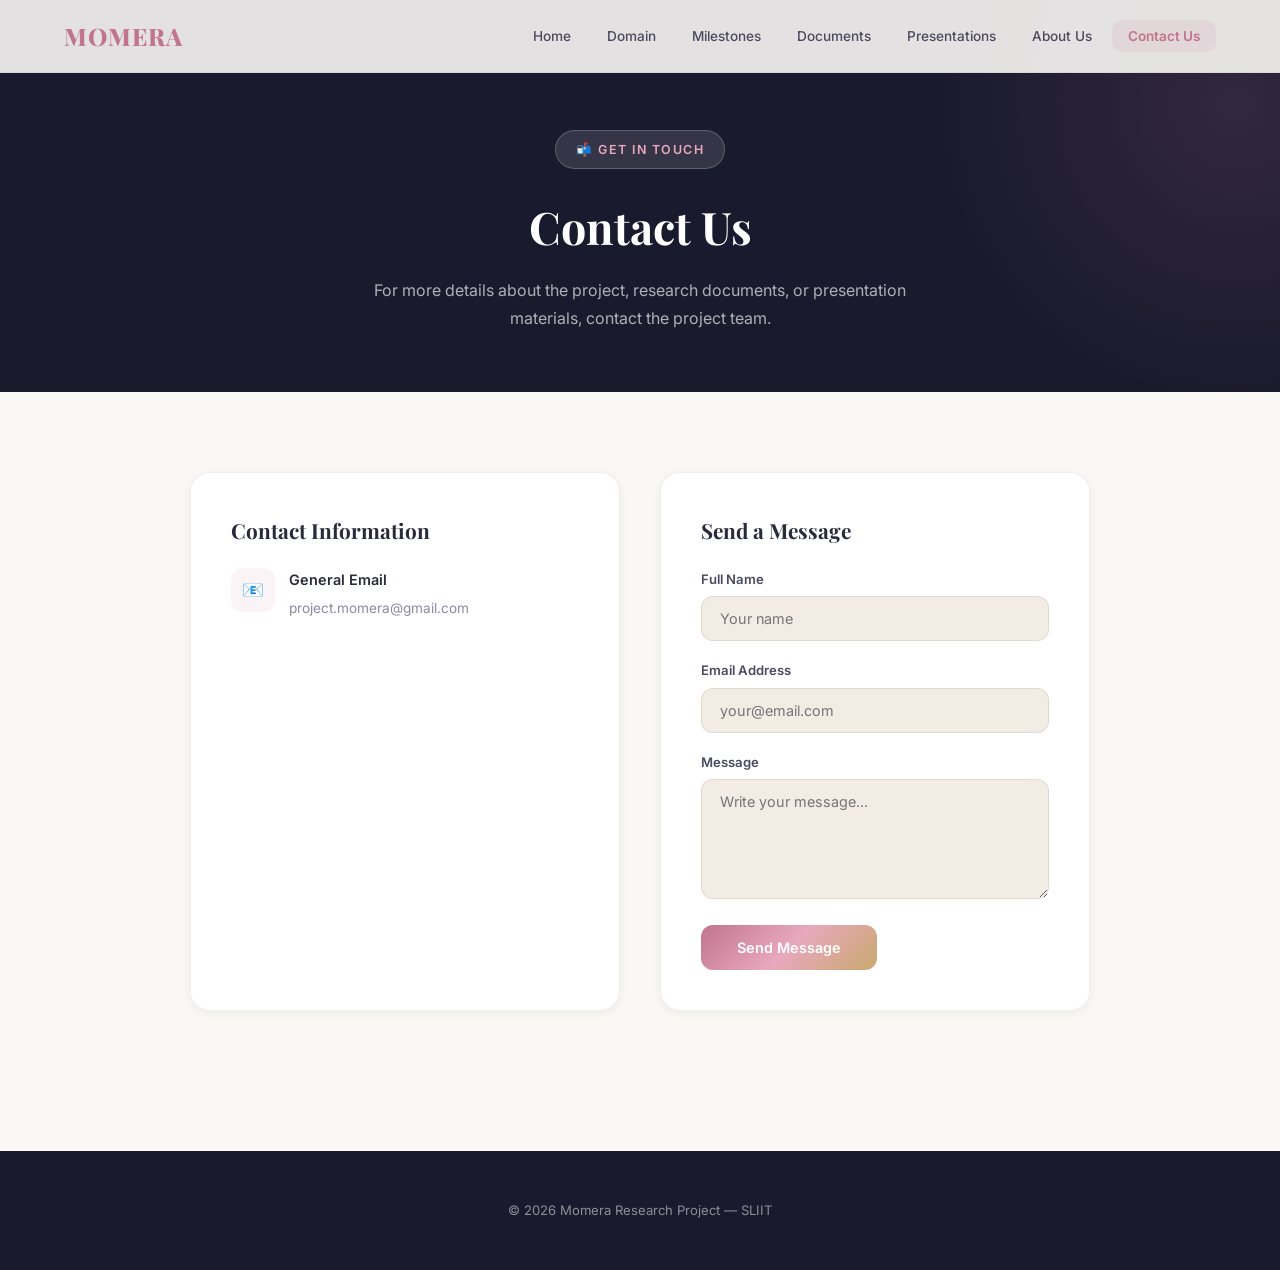
<file: contact.html>
<!DOCTYPE html>
<html lang="en">
<head>
  <meta charset="UTF-8">
  <meta name="viewport" content="width=device-width, initial-scale=1.0">
  <title>Contact Us | Momera - IVF Prediction</title>
  <link rel="stylesheet" href="css/style.css">
</head>
<body>
  <nav class="navbar">
    <div class="nav-container">
      <a href="index.html" class="nav-logo">MOMERA</a>
      <button class="nav-toggle" onclick="document.querySelector('.nav-links').classList.toggle('open')"><span></span><span></span><span></span></button>
      <ul class="nav-links">
        <li><a href="index.html">Home</a></li>
        <li><a href="domain.html">Domain</a></li>
        <li><a href="milestones.html">Milestones</a></li>
        <li><a href="documents.html">Documents</a></li>
        <li><a href="presentations.html">Presentations</a></li>
        <li><a href="about.html">About Us</a></li>
        <li><a href="contact.html" class="active">Contact Us</a></li>
      </ul>
    </div>
  </nav>
  <section class="hero-small">
    <span class="hero-badge">📬 Get In Touch</span>
    <h1>Contact <span class="highlight">Us</span></h1>
    <p>For more details about the project, research documents, or presentation materials, contact the project team.</p>
  </section>
  <section class="section">
    <div class="contact-wrapper" style="max-width: 900px; margin: 0 auto;">
      <div class="contact-info-card">
        <h3 style="font-family: 'Playfair Display', serif; font-size: 1.3rem; margin-bottom: 20px; color: var(--text-dark);">Contact Information</h3>
        <div class="contact-detail"><div class="contact-detail-icon">📧</div><div><h4>General Email</h4><p>project.momera@gmail.com</p></div></div>
      </div>
      <div class="contact-form">
        <h3 style="font-family: 'Playfair Display', serif; font-size: 1.3rem; margin-bottom: 20px; color: var(--text-dark);">Send a Message</h3>
        <div class="form-group"><label for="name">Full Name</label><input type="text" id="name" placeholder="Your name"></div>
        <div class="form-group"><label for="email">Email Address</label><input type="email" id="email" placeholder="your@email.com"></div>
        <div class="form-group"><label for="message">Message</label><textarea id="message" placeholder="Write your message..."></textarea></div>
        <button class="btn-submit" onclick="alert('Thank you for your message! We will respond shortly.')">Send Message</button>
      </div>
    </div>
  </section>
  <footer class="footer"><p>&copy; 2026 Momera Research Project — SLIIT</p></footer>
</body>
</html>
</file>
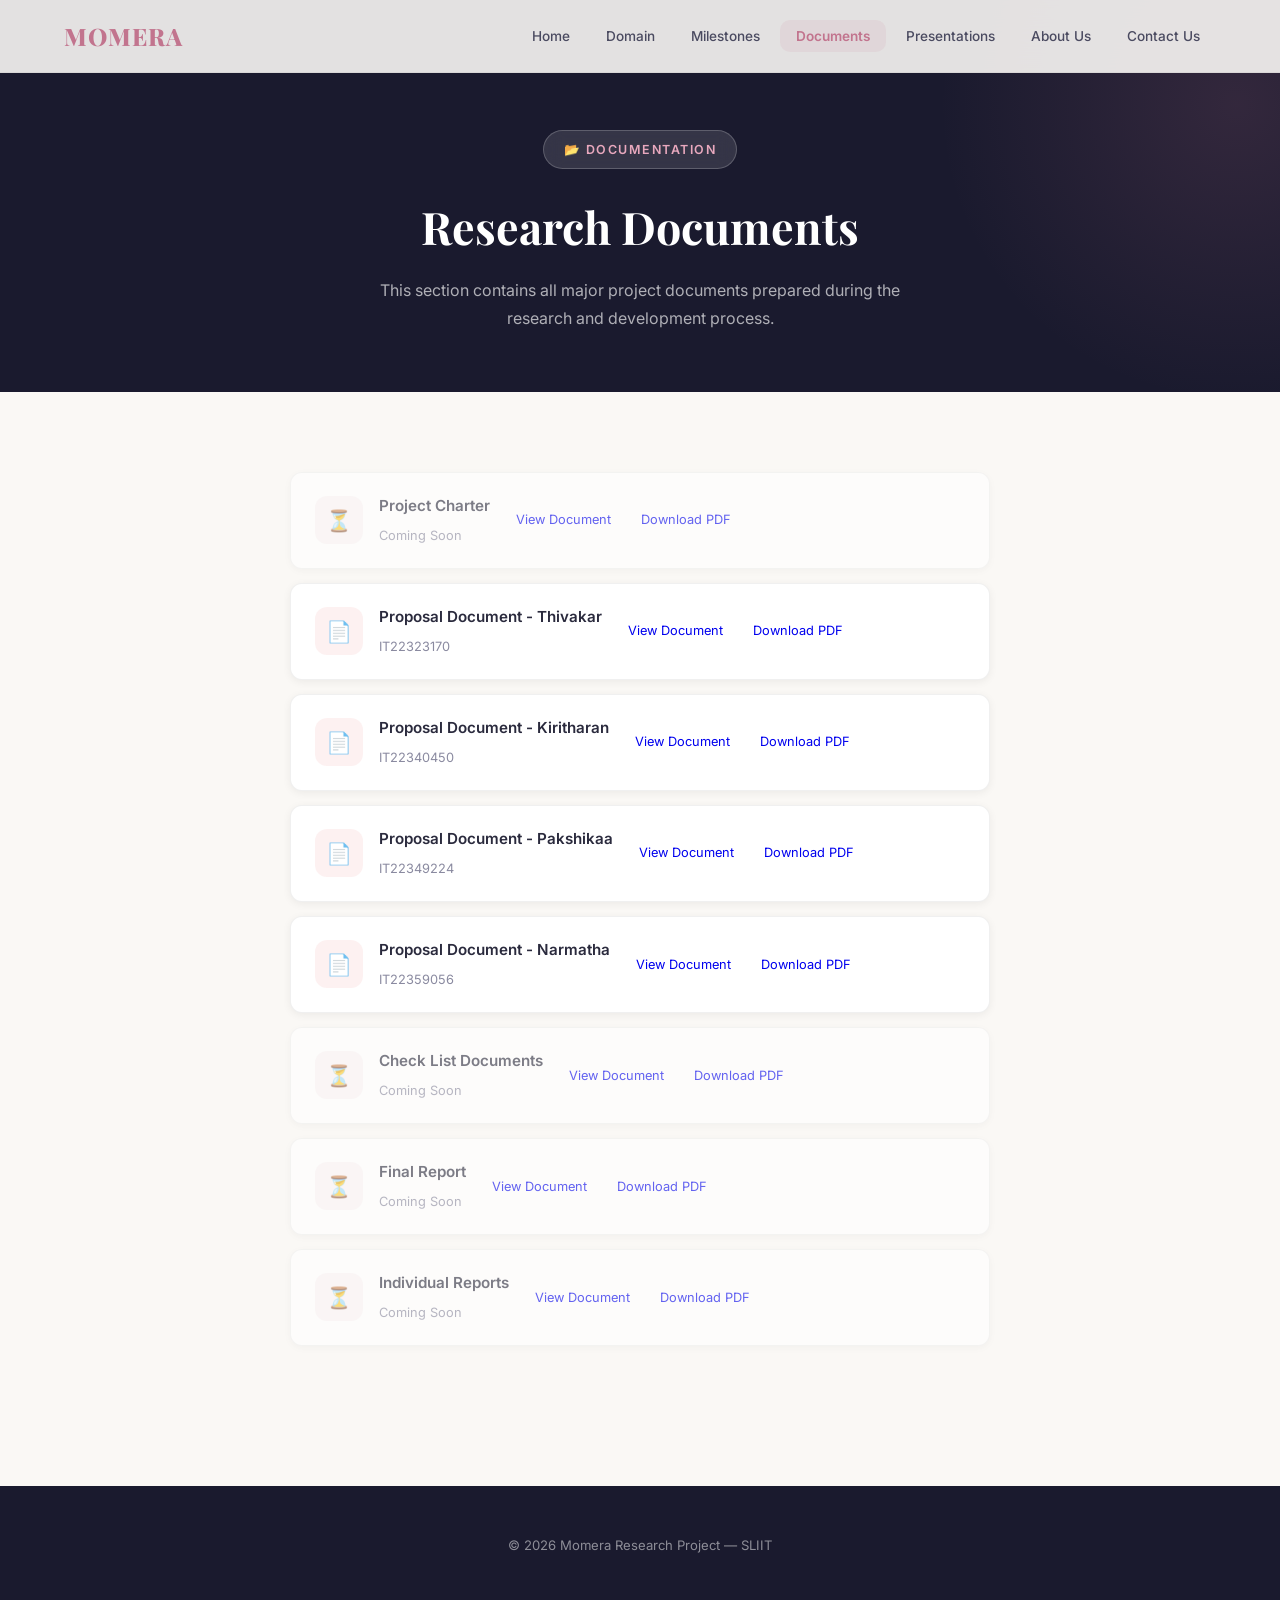
<file: documents.html>
<!DOCTYPE html>
<html lang="en">
<head>
  <meta charset="UTF-8">
  <meta name="viewport" content="width=device-width, initial-scale=1.0">
  <title>Documents | Momera - IVF Prediction</title>
  <link rel="stylesheet" href="css/style.css">
</head>
<body>
  <nav class="navbar">
    <div class="nav-container">
      <a href="index.html" class="nav-logo">MOMERA</a>
      <button class="nav-toggle" onclick="document.querySelector('.nav-links').classList.toggle('open')"><span></span><span></span><span></span></button>
      <ul class="nav-links">
        <li><a href="index.html">Home</a></li>
        <li><a href="domain.html">Domain</a></li>
        <li><a href="milestones.html">Milestones</a></li>
        <li><a href="documents.html" class="active">Documents</a></li>
        <li><a href="presentations.html">Presentations</a></li>
        <li><a href="about.html">About Us</a></li>
        <li><a href="contact.html">Contact Us</a></li>
      </ul>
    </div>
  </nav>
  <section class="hero-small">
    <span class="hero-badge">📂 Documentation</span>
    <h1>Research <span class="highlight">Documents</span></h1>
    <p>This section contains all major project documents prepared during the research and development process.</p>
  </section>
  <section class="section">
    <div style="max-width: 700px; margin: 0 auto;">
      <div class="doc-list">
        <div class="doc-item" style="opacity: 0.6;"><div class="doc-icon pending">⏳</div><div class="doc-info"><h4>Project Charter</h4><span>Coming Soon</span></div><div style="display:flex; gap:10px;"><a href="#" class="btn" style="font-size:0.8rem; padding:5px 10px; text-decoration:none;">View Document</a><a href="#" class="btn" style="font-size:0.8rem; padding:5px 10px; text-decoration:none;">Download PDF</a></div></div>
        <div class="doc-item"><div class="doc-icon pdf">📄</div><div class="doc-info"><h4>Proposal Document - Thivakar</h4><span>IT22323170</span></div><div style="display:flex; gap:10px;"><a href="Research Proposal Draft-IT22323170.pdf" target="_blank" class="btn" style="font-size:0.8rem; padding:5px 10px; text-decoration:none;">View Document</a><a href="Research Proposal Draft-IT22323170.pdf" download class="btn" style="font-size:0.8rem; padding:5px 10px; text-decoration:none;">Download PDF</a></div></div>
        <div class="doc-item"><div class="doc-icon pdf">📄</div><div class="doc-info"><h4>Proposal Document - Kiritharan</h4><span>IT22340450</span></div><div style="display:flex; gap:10px;"><a href="Proposal Draft Document - IT22340450.pdf" target="_blank" class="btn" style="font-size:0.8rem; padding:5px 10px; text-decoration:none;">View Document</a><a href="Proposal Draft Document - IT22340450.pdf" download class="btn" style="font-size:0.8rem; padding:5px 10px; text-decoration:none;">Download PDF</a></div></div>
        <div class="doc-item"><div class="doc-icon pdf">📄</div><div class="doc-info"><h4>Proposal Document - Pakshikaa</h4><span>IT22349224</span></div><div style="display:flex; gap:10px;"><a href="Proposal Draft Document - IT22349224.pdf" target="_blank" class="btn" style="font-size:0.8rem; padding:5px 10px; text-decoration:none;">View Document</a><a href="Proposal Draft Document - IT22349224.pdf" download class="btn" style="font-size:0.8rem; padding:5px 10px; text-decoration:none;">Download PDF</a></div></div>
        <div class="doc-item"><div class="doc-icon pdf">📄</div><div class="doc-info"><h4>Proposal Document - Narmatha</h4><span>IT22359056</span></div><div style="display:flex; gap:10px;"><a href="IT22359056 Research proposal draft.pdf" target="_blank" class="btn" style="font-size:0.8rem; padding:5px 10px; text-decoration:none;">View Document</a><a href="IT22359056 Research proposal draft.pdf" download class="btn" style="font-size:0.8rem; padding:5px 10px; text-decoration:none;">Download PDF</a></div></div>
        <div class="doc-item" style="opacity: 0.6;"><div class="doc-icon pending">⏳</div><div class="doc-info"><h4>Check List Documents</h4><span>Coming Soon</span></div><div style="display:flex; gap:10px;"><a href="#" class="btn" style="font-size:0.8rem; padding:5px 10px; text-decoration:none;">View Document</a><a href="#" class="btn" style="font-size:0.8rem; padding:5px 10px; text-decoration:none;">Download PDF</a></div></div>
        <div class="doc-item" style="opacity: 0.6;"><div class="doc-icon pending">⏳</div><div class="doc-info"><h4>Final Report</h4><span>Coming Soon</span></div><div style="display:flex; gap:10px;"><a href="#" class="btn" style="font-size:0.8rem; padding:5px 10px; text-decoration:none;">View Document</a><a href="#" class="btn" style="font-size:0.8rem; padding:5px 10px; text-decoration:none;">Download PDF</a></div></div>
        <div class="doc-item" style="opacity: 0.6;"><div class="doc-icon pending">⏳</div><div class="doc-info"><h4>Individual Reports</h4><span>Coming Soon</span></div><div style="display:flex; gap:10px;"><a href="#" class="btn" style="font-size:0.8rem; padding:5px 10px; text-decoration:none;">View Document</a><a href="#" class="btn" style="font-size:0.8rem; padding:5px 10px; text-decoration:none;">Download PDF</a></div></div>
      </div>
    </div>
  </section>
  <footer class="footer"><p>&copy; 2026 Momera Research Project — SLIIT</p></footer>
</body>
</html>
</file>
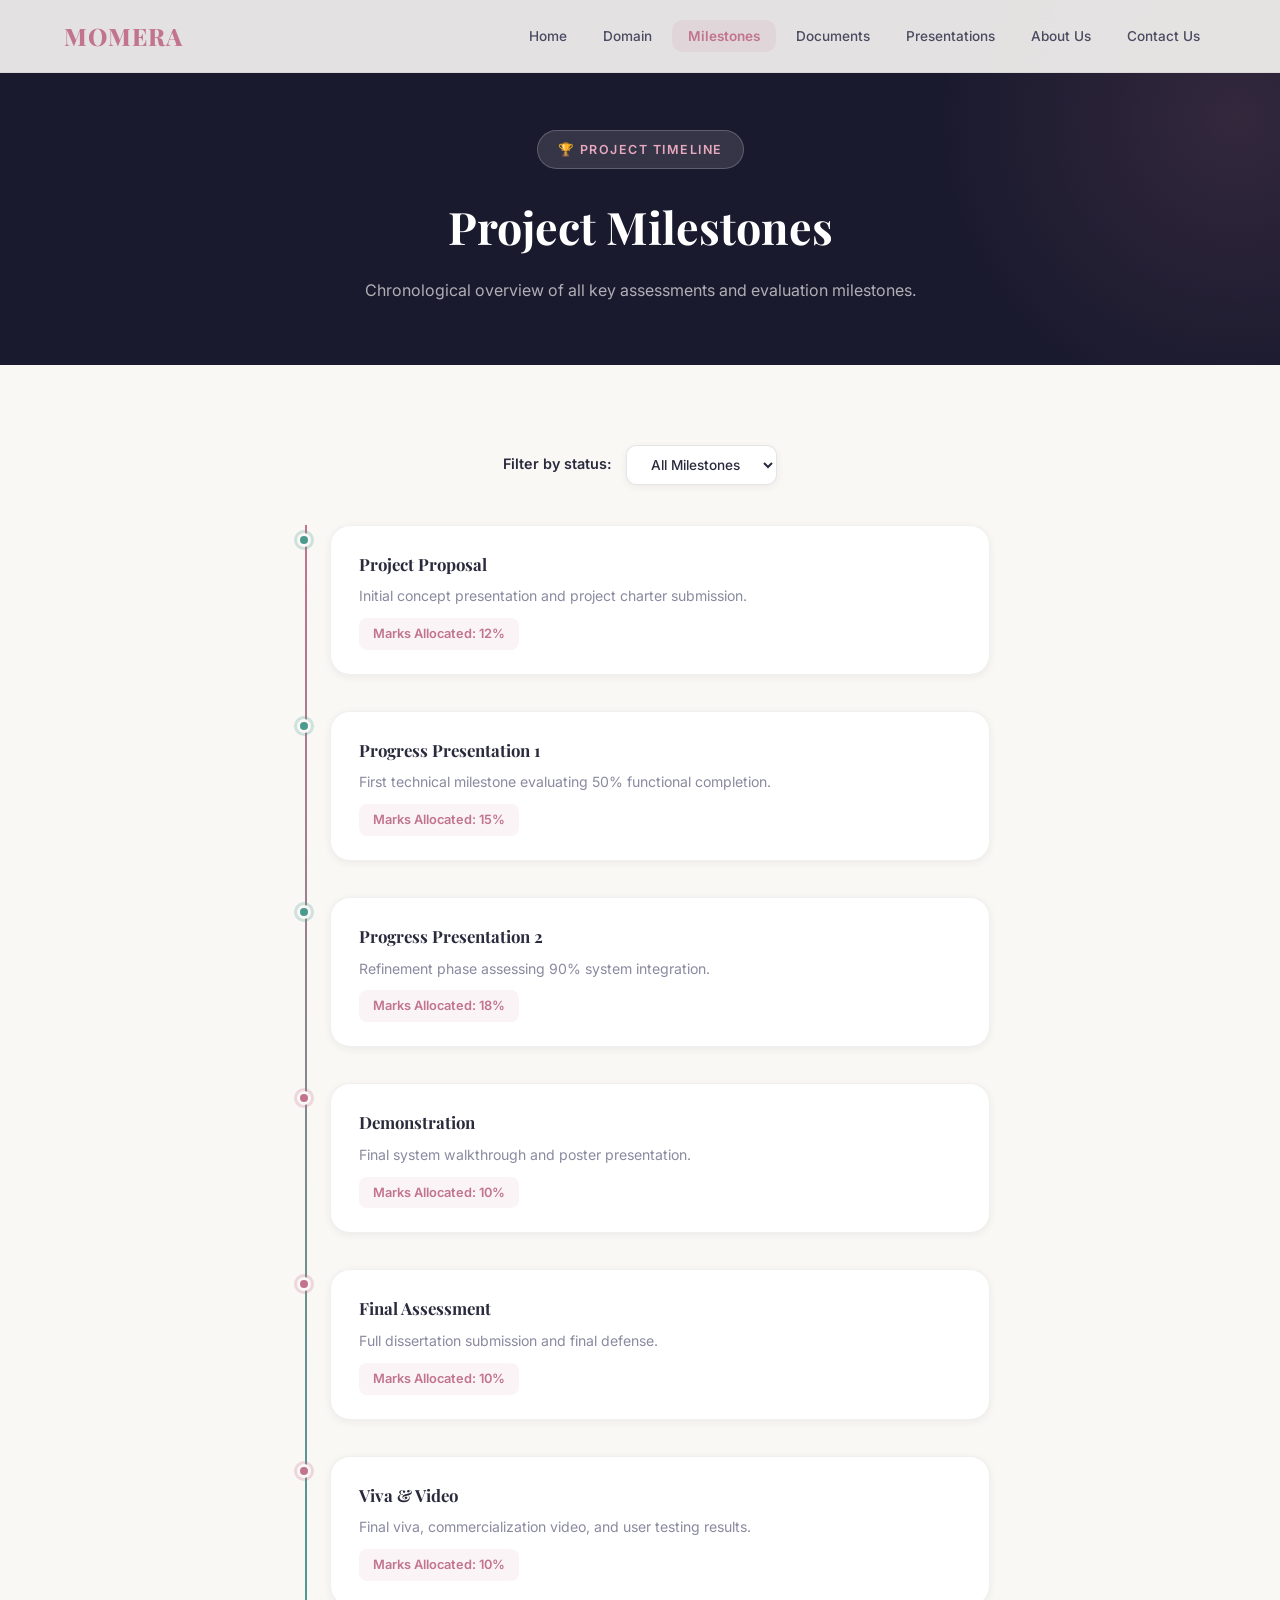
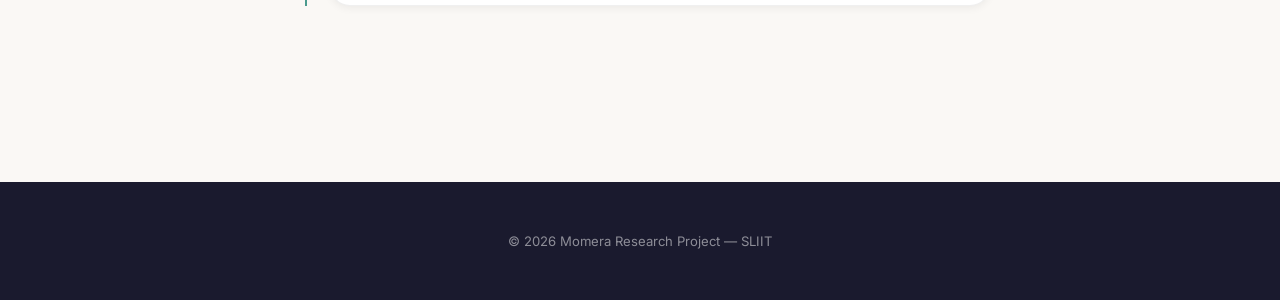
<file: milestones.html>
<!DOCTYPE html>
<html lang="en">
<head>
  <meta charset="UTF-8">
  <meta name="viewport" content="width=device-width, initial-scale=1.0">
  <title>Milestones | Momera - IVF Prediction</title>
  <link rel="stylesheet" href="css/style.css">
</head>
<body>
  <nav class="navbar">
    <div class="nav-container">
      <a href="index.html" class="nav-logo">MOMERA</a>
      <button class="nav-toggle" onclick="document.querySelector('.nav-links').classList.toggle('open')"><span></span><span></span><span></span></button>
      <ul class="nav-links">
        <li><a href="index.html">Home</a></li>
        <li><a href="domain.html">Domain</a></li>
        <li><a href="milestones.html" class="active">Milestones</a></li>
        <li><a href="documents.html">Documents</a></li>
        <li><a href="presentations.html">Presentations</a></li>
        <li><a href="about.html">About Us</a></li>
        <li><a href="contact.html">Contact Us</a></li>
      </ul>
    </div>
  </nav>

  <section class="hero-small">
    <span class="hero-badge">🏆 Project Timeline</span>
    <h1>Project <span class="highlight">Milestones</span></h1>
    <p>Chronological overview of all key assessments and evaluation milestones.</p>
  </section>

  <section class="section">
    <div style="max-width: 700px; margin: 0 auto;">
      <!-- Drop-down menu for filtering -->
      <div style="display: flex; align-items: center; gap: 14px; margin-bottom: 40px; justify-content: center;">
        <label for="milestoneFilter" style="font-weight: 600; font-size: 0.9rem; color: var(--text-dark);">Filter by status:</label>
        <select id="milestoneFilter" onchange="filterMilestones(this.value)" style="padding: 10px 20px; border-radius: 10px; border: 1px solid rgba(0,0,0,0.1); background: var(--bg-card); color: var(--text-dark); font-family: 'Inter', sans-serif; font-size: 0.85rem; font-weight: 500; cursor: pointer; outline: none; box-shadow: var(--shadow-sm); appearance: auto;">
          <option value="all">All Milestones</option>
          <option value="completed">Completed</option>
          <option value="upcoming">Upcoming</option>
        </select>
      </div>
      <div class="timeline">
        <div class="timeline-item completed" data-status="completed">
          <div class="timeline-dot"></div>
          <div class="timeline-card">
            <h3>Project Proposal</h3>
            <p>Initial concept presentation and project charter submission.</p>
            <span class="timeline-marks">Marks Allocated: 12%</span>
          </div>
        </div>
        <div class="timeline-item completed" data-status="completed">
          <div class="timeline-dot"></div>
          <div class="timeline-card">
            <h3>Progress Presentation 1</h3>
            <p>First technical milestone evaluating 50% functional completion.</p>
            <span class="timeline-marks">Marks Allocated: 15%</span>
          </div>
        </div>
        <div class="timeline-item completed" data-status="completed">
          <div class="timeline-dot"></div>
          <div class="timeline-card">
            <h3>Progress Presentation 2</h3>
            <p>Refinement phase assessing 90% system integration.</p>
            <span class="timeline-marks">Marks Allocated: 18%</span>
          </div>
        </div>
        <div class="timeline-item" data-status="upcoming">
          <div class="timeline-dot"></div>
          <div class="timeline-card">
            <h3>Demonstration</h3>
            <p>Final system walkthrough and poster presentation.</p>
            <span class="timeline-marks">Marks Allocated: 10%</span>
          </div>
        </div>
        <div class="timeline-item" data-status="upcoming">
          <div class="timeline-dot"></div>
          <div class="timeline-card">
            <h3>Final Assessment</h3>
            <p>Full dissertation submission and final defense.</p>
            <span class="timeline-marks">Marks Allocated: 10%</span>
          </div>
        </div>
        <div class="timeline-item" data-status="upcoming">
          <div class="timeline-dot"></div>
          <div class="timeline-card">
            <h3>Viva & Video</h3>
            <p>Final viva, commercialization video, and user testing results.</p>
            <span class="timeline-marks">Marks Allocated: 10%</span>
          </div>
        </div>
      </div>
    </div>
  </section>
  <footer class="footer"><p>&copy; 2026 Momera Research Project — SLIIT</p></footer>
  <script>
    function filterMilestones(s) { document.querySelectorAll('.timeline-item').forEach(i => { i.style.display = s === 'all' || i.dataset.status === s ? 'block' : 'none'; }); }
  </script>
</body>
</html>
</file>
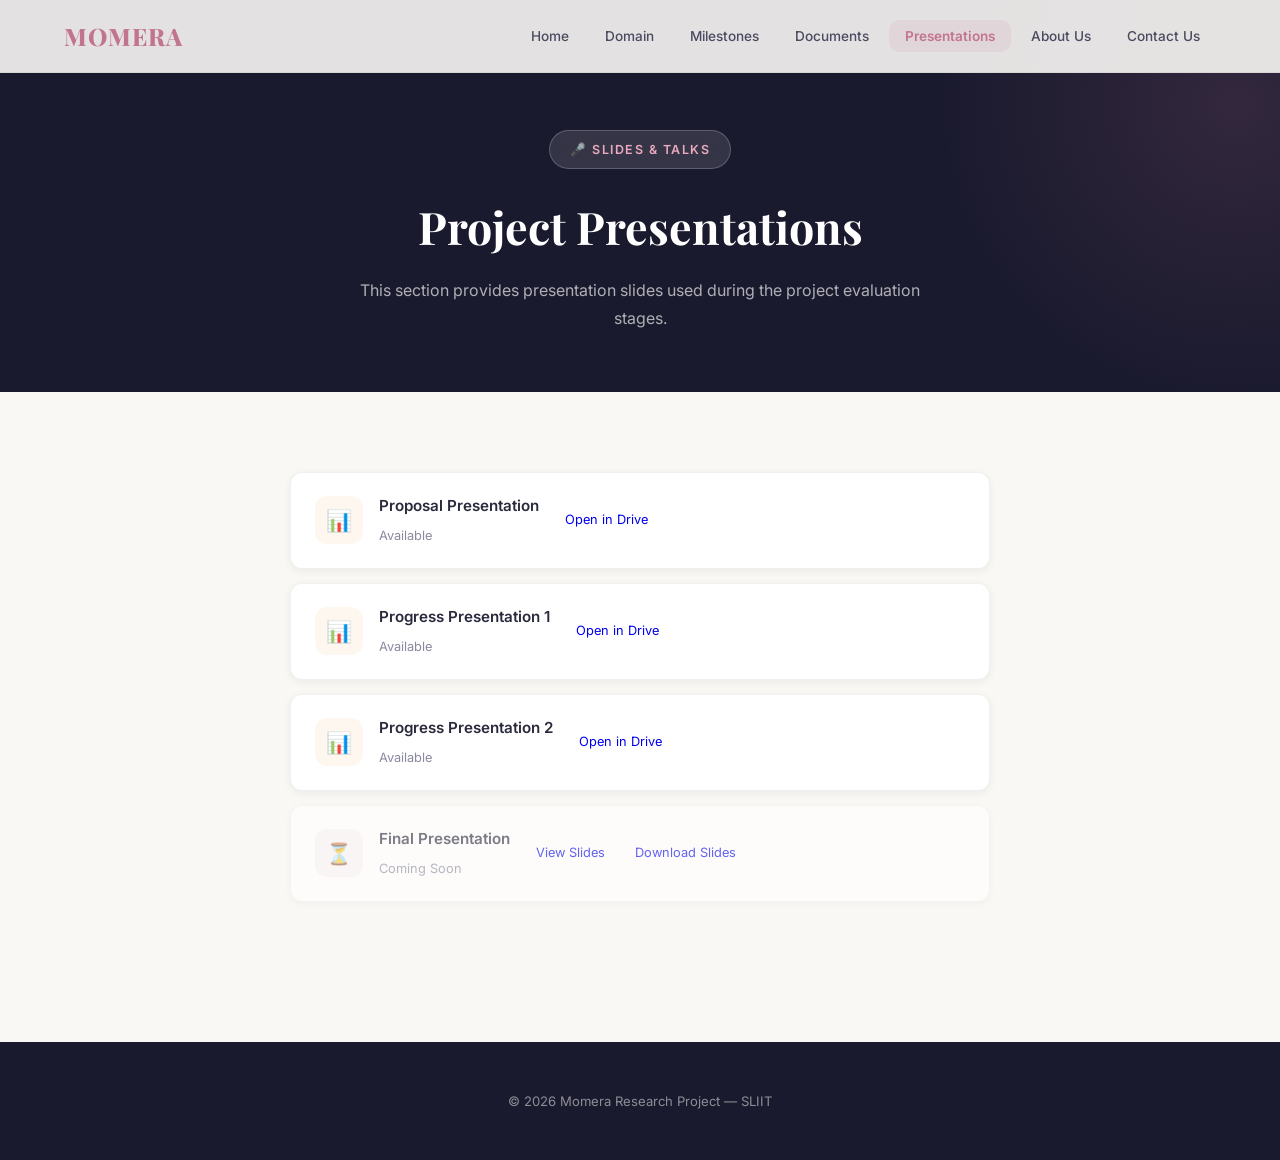
<file: presentations.html>
<!DOCTYPE html>
<html lang="en">
<head>
  <meta charset="UTF-8">
  <meta name="viewport" content="width=device-width, initial-scale=1.0">
  <title>Presentations | Momera - IVF Prediction</title>
  <link rel="stylesheet" href="css/style.css">
</head>
<body>
  <nav class="navbar">
    <div class="nav-container">
      <a href="index.html" class="nav-logo">MOMERA</a>
      <button class="nav-toggle" onclick="document.querySelector('.nav-links').classList.toggle('open')"><span></span><span></span><span></span></button>
      <ul class="nav-links">
        <li><a href="index.html">Home</a></li>
        <li><a href="domain.html">Domain</a></li>
        <li><a href="milestones.html">Milestones</a></li>
        <li><a href="documents.html">Documents</a></li>
        <li><a href="presentations.html" class="active">Presentations</a></li>
        <li><a href="about.html">About Us</a></li>
        <li><a href="contact.html">Contact Us</a></li>
      </ul>
    </div>
  </nav>
  <section class="hero-small">
    <span class="hero-badge">🎤 Slides & Talks</span>
    <h1>Project <span class="highlight">Presentations</span></h1>
    <p>This section provides presentation slides used during the project evaluation stages.</p>
  </section>
  <section class="section">
    <div style="max-width: 700px; margin: 0 auto;">
      <div class="doc-list">
        <div class="doc-item"><div class="doc-icon ppt">📊</div><div class="doc-info"><h4>Proposal Presentation</h4><span>Available</span></div><div style="display:flex; gap:10px;"><a href="https://docs.google.com/presentation/d/1s60PMhxiOvM623V_OXHGV8m769SzagEX/edit?usp=drive_web&ouid=103345225202986551452&rtpof=true" target="_blank" class="btn" style="font-size:0.8rem; padding:5px 10px; text-decoration:none;">Open in Drive</a></div></div>
        <div class="doc-item"><div class="doc-icon ppt">📊</div><div class="doc-info"><h4>Progress Presentation 1</h4><span>Available</span></div><div style="display:flex; gap:10px;"><a href="https://drive.google.com/drive/folders/1i6yi5mZZxE6KjfswTw9zG0kv7BLSYnXD" target="_blank" class="btn" style="font-size:0.8rem; padding:5px 10px; text-decoration:none;">Open in Drive</a></div></div>
        <div class="doc-item"><div class="doc-icon ppt">📊</div><div class="doc-info"><h4>Progress Presentation 2</h4><span>Available</span></div><div style="display:flex; gap:10px;"><a href="https://docs.google.com/presentation/d/1rl90e5WDrjTi_RS6sQ8rVTD-sBEJF9Jc/edit?slide=id.p1#slide=id.p1" target="_blank" class="btn" style="font-size:0.8rem; padding:5px 10px; text-decoration:none;">Open in Drive</a></div></div>
        <div class="doc-item" style="opacity: 0.6;"><div class="doc-icon pending">⏳</div><div class="doc-info"><h4>Final Presentation</h4><span>Coming Soon</span></div><div style="display:flex; gap:10px;"><a href="#" class="btn" style="font-size:0.8rem; padding:5px 10px; text-decoration:none;">View Slides</a><a href="#" class="btn" style="font-size:0.8rem; padding:5px 10px; text-decoration:none;">Download Slides</a></div></div>
      </div>
    </div>
  </section>
  <footer class="footer"><p>&copy; 2026 Momera Research Project — SLIIT</p></footer>
</body>
</html>
</file>
<file: css/style.css>
@import url('https://fonts.googleapis.com/css2?family=Playfair+Display:wght@400;500;600;700;800&family=Inter:wght@300;400;500;600;700&display=swap');

:root {
  --bg-primary: #faf8f5;
  --bg-secondary: #f2ece4;
  --bg-card: #ffffff;
  --bg-dark: #1a1a2e;
  --bg-dark-card: #222240;
  --accent-rose: #c2748e;
  --accent-rose-light: #e8a8be;
  --accent-teal: #4a9b8e;
  --accent-teal-light: #7cc4b8;
  --accent-gold: #c9a96e;
  --accent-gradient: linear-gradient(135deg, #c2748e, #e8a8be, #c9a96e);
  --accent-gradient-dark: linear-gradient(135deg, #c2748e, #4a9b8e);
  --text-dark: #2a2a3d;
  --text-body: #4a4a60;
  --text-muted: #8a8aa0;
  --text-light: #f0ece8;
  --border: rgba(194, 116, 142, 0.15);
  --shadow-sm: 0 2px 8px rgba(0,0,0,0.06);
  --shadow: 0 8px 30px rgba(0,0,0,0.08);
  --shadow-lg: 0 20px 60px rgba(0,0,0,0.12);
  --radius: 20px;
  --radius-sm: 12px;
}

* { margin: 0; padding: 0; box-sizing: border-box; }
html { scroll-behavior: smooth; }

body {
  font-family: 'Inter', sans-serif;
  background: var(--bg-primary);
  color: var(--text-body);
  line-height: 1.7;
  overflow-x: hidden;
}

h1, h2, h3 { font-family: 'Playfair Display', serif; color: var(--text-dark); }

/* ===== NAVBAR ===== */
.navbar {
  position: fixed; top: 0; left: 0; width: 100%; z-index: 1000;
  background: rgba(250, 248, 245, 0.9); backdrop-filter: blur(20px);
  border-bottom: 1px solid rgba(0,0,0,0.05); transition: all 0.3s ease;
}
.nav-container {
  max-width: 1200px; margin: 0 auto; padding: 0 24px;
  display: flex; align-items: center; justify-content: space-between; height: 72px;
}
.nav-logo {
  font-family: 'Playfair Display', serif; font-size: 1.5rem; font-weight: 800;
  text-decoration: none; color: var(--accent-rose); letter-spacing: 1px;
}
.nav-links { display: flex; gap: 4px; list-style: none; align-items: center; flex-wrap: wrap; }
.nav-links a {
  color: var(--text-body); text-decoration: none; font-size: 0.85rem;
  font-weight: 500; padding: 8px 16px; border-radius: 10px; transition: all 0.3s ease;
}
.nav-links a:hover { color: var(--accent-rose); background: rgba(194, 116, 142, 0.06); }
.nav-links a.active { color: var(--accent-rose); background: rgba(194, 116, 142, 0.1); font-weight: 600; }
.nav-toggle { display: none; background: none; border: none; cursor: pointer; padding: 8px; }
.nav-toggle span { display: block; width: 22px; height: 2px; background: var(--text-dark); margin: 5px 0; border-radius: 2px; transition: 0.3s; }

/* ===== HERO ===== */
.hero {
  position: relative; min-height: 92vh; display: flex; align-items: center;
  justify-content: center; text-align: center; overflow: hidden;
}
.hero-bg {
  position: absolute; inset: 0; z-index: 0;
  background-size: cover; background-position: center; background-repeat: no-repeat;
}
.hero-bg::after {
  content: ''; position: absolute; inset: 0;
  background: linear-gradient(to bottom, rgba(26,26,46,0.55) 0%, rgba(26,26,46,0.75) 100%);
}
.hero-content { position: relative; z-index: 1; padding: 120px 24px 80px; max-width: 800px; }
.hero-badge {
  display: inline-block; padding: 8px 20px; border-radius: 50px;
  font-size: 0.78rem; font-weight: 600; letter-spacing: 1.5px; text-transform: uppercase;
  background: rgba(255,255,255,0.12); border: 1px solid rgba(255,255,255,0.2);
  color: var(--accent-rose-light); margin-bottom: 28px; backdrop-filter: blur(10px);
}
.hero h1 {
  font-size: clamp(2.2rem, 5vw, 3.8rem); font-weight: 700; line-height: 1.15;
  color: #fff; margin-bottom: 20px; letter-spacing: -0.5px;
}
.hero h1 .highlight { color: var(--accent-rose-light); }
.hero p { font-size: 1.05rem; color: rgba(255,255,255,0.8); max-width: 600px; margin: 0 auto 40px; line-height: 1.8; }

.hero-stats {
  display: flex; justify-content: center; gap: 40px; flex-wrap: wrap; margin-top: 20px;
}
.stat-item {
  text-align: center; padding: 20px 28px; border-radius: 16px;
  background: rgba(255,255,255,0.08); backdrop-filter: blur(10px);
  border: 1px solid rgba(255,255,255,0.1);
}
.stat-value { font-family: 'Playfair Display', serif; font-size: 2rem; font-weight: 700; color: #fff; }
.stat-label { font-size: 0.75rem; color: rgba(255,255,255,0.6); margin-top: 4px; text-transform: uppercase; letter-spacing: 1.5px; }

/* ===== HERO SMALL (inner pages) ===== */
.hero-small {
  padding: 130px 24px 60px; text-align: center;
  background: var(--bg-dark); color: #fff; position: relative; overflow: hidden;
}
.hero-small::before {
  content: ''; position: absolute; top: -50%; right: -20%; width: 600px; height: 600px;
  border-radius: 50%; background: radial-gradient(circle, rgba(194,116,142,0.15), transparent 70%);
}
.hero-small .hero-badge { margin-bottom: 20px; }
.hero-small h1 { color: #fff; font-size: clamp(1.8rem, 4vw, 2.8rem); margin-bottom: 12px; }
.hero-small p { color: rgba(255,255,255,0.65); max-width: 560px; margin: 0 auto; font-size: 1rem; }

/* ===== SECTIONS ===== */
.section { padding: 80px 24px; max-width: 1100px; margin: 0 auto; }
.section-header { text-align: center; margin-bottom: 56px; }
.section-tag {
  font-size: 0.72rem; font-weight: 700; text-transform: uppercase; letter-spacing: 3px;
  color: var(--accent-rose); margin-bottom: 12px; display: block;
}
.section-title { font-size: clamp(1.6rem, 3vw, 2.4rem); font-weight: 700; margin-bottom: 14px; }
.section-subtitle { color: var(--text-muted); max-width: 560px; margin: 0 auto; font-size: 0.95rem; }

/* ===== IMAGE TEXT SECTION ===== */
.img-text-row {
  display: grid; grid-template-columns: 1fr 1fr; gap: 60px; align-items: center;
  margin-bottom: 80px;
}
.img-text-row.reverse { direction: rtl; }
.img-text-row.reverse > * { direction: ltr; }
.img-text-row img {
  width: 100%; border-radius: var(--radius); object-fit: cover; height: 360px;
  box-shadow: var(--shadow-lg);
}
.img-text-content h2 { font-size: 1.8rem; margin-bottom: 16px; }
.img-text-content p { color: var(--text-body); margin-bottom: 14px; font-size: 0.95rem; }

/* ===== CARDS ===== */
.card-grid { display: grid; grid-template-columns: repeat(auto-fill, minmax(300px, 1fr)); gap: 24px; }
.card {
  background: var(--bg-card); border: 1px solid rgba(0,0,0,0.06); border-radius: var(--radius);
  padding: 36px 30px; transition: all 0.4s ease; box-shadow: var(--shadow-sm);
}
.card:hover { transform: translateY(-6px); box-shadow: var(--shadow-lg); }
.card-icon {
  width: 56px; height: 56px; border-radius: 14px;
  background: linear-gradient(135deg, rgba(194,116,142,0.1), rgba(74,155,142,0.1));
  display: flex; align-items: center; justify-content: center;
  font-size: 1.5rem; margin-bottom: 20px;
}
.card h3 { font-size: 1.15rem; margin-bottom: 10px; }
.card p { color: var(--text-muted); font-size: 0.9rem; line-height: 1.7; }

/* ===== TIMELINE ===== */
.timeline { position: relative; padding-left: 40px; }
.timeline::before {
  content: ''; position: absolute; left: 15px; top: 0; bottom: 0; width: 2px;
  background: linear-gradient(to bottom, var(--accent-rose), var(--accent-teal));
}
.timeline-item { position: relative; margin-bottom: 36px; }
.timeline-dot {
  position: absolute; left: -33px; top: 8px; width: 14px; height: 14px;
  border-radius: 50%; background: var(--accent-rose); border: 3px solid var(--bg-primary);
  box-shadow: 0 0 0 3px rgba(194,116,142,0.25);
}
.timeline-item.completed .timeline-dot { background: var(--accent-teal); box-shadow: 0 0 0 3px rgba(74,155,142,0.25); }
.timeline-card {
  background: var(--bg-card); border: 1px solid rgba(0,0,0,0.06); border-radius: var(--radius);
  padding: 24px 28px; box-shadow: var(--shadow-sm); transition: all 0.3s ease;
}
.timeline-card:hover { box-shadow: var(--shadow); }
.timeline-date { font-size: 0.78rem; color: var(--accent-rose); font-weight: 600; margin-bottom: 6px; text-transform: uppercase; letter-spacing: 0.5px; }
.timeline-card h3 { font-size: 1.05rem; margin-bottom: 6px; }
.timeline-card p { color: var(--text-muted); font-size: 0.88rem; }
.timeline-marks {
  display: inline-block; margin-top: 10px; padding: 5px 14px; border-radius: 8px;
  background: rgba(194,116,142,0.08); color: var(--accent-rose); font-size: 0.8rem; font-weight: 600;
}

/* ===== DOCUMENT LIST ===== */
.doc-list { display: flex; flex-direction: column; gap: 14px; }
.doc-item {
  display: flex; align-items: center; gap: 16px; padding: 20px 24px;
  background: var(--bg-card); border: 1px solid rgba(0,0,0,0.06); border-radius: var(--radius-sm);
  text-decoration: none; color: var(--text-dark); transition: all 0.3s ease; box-shadow: var(--shadow-sm);
}
.doc-item:hover { transform: translateX(6px); box-shadow: var(--shadow); }
.doc-icon {
  width: 48px; height: 48px; border-radius: 12px; display: flex; align-items: center;
  justify-content: center; font-size: 1.3rem; flex-shrink: 0;
}
.doc-icon.pdf { background: rgba(220, 80, 80, 0.08); }
.doc-icon.ppt { background: rgba(230, 150, 50, 0.08); }
.doc-icon.pending { background: rgba(194, 116, 142, 0.08); }
.doc-info h4 { font-size: 0.95rem; font-weight: 600; margin-bottom: 2px; }
.doc-info span { font-size: 0.8rem; color: var(--text-muted); }
.doc-status { margin-left: auto; padding: 5px 14px; border-radius: 8px; font-size: 0.75rem; font-weight: 600; }
.doc-status.available { background: rgba(74,155,142,0.1); color: var(--accent-teal); }
.doc-status.pending { background: rgba(194,116,142,0.08); color: var(--accent-rose); }

/* ===== TEAM ===== */
.team-grid { display: grid; grid-template-columns: repeat(auto-fill, minmax(280px, 1fr)); gap: 24px; }
.team-card {
  background: var(--bg-card); border: 1px solid rgba(0,0,0,0.06); border-radius: var(--radius);
  padding: 36px 28px; text-align: center; box-shadow: var(--shadow-sm); transition: all 0.4s;
}
.team-card:hover { transform: translateY(-6px); box-shadow: var(--shadow-lg); }
.team-avatar {
  width: 100px; height: 100px; border-radius: 50%; margin: 0 auto 20px;
  object-fit: cover; border: 4px solid var(--bg-secondary);
}
.team-avatar-initials {
  width: 100px; height: 100px; border-radius: 50%; margin: 0 auto 20px;
  background: var(--accent-gradient); display: flex; align-items: center; justify-content: center;
  font-family: 'Playfair Display', serif; font-size: 2rem; font-weight: 700; color: #fff;
}
.team-card h3 { font-size: 1.1rem; margin-bottom: 4px; }
.team-role { color: var(--accent-rose); font-size: 0.82rem; font-weight: 600; margin-bottom: 12px; display: block; }
.team-card p { color: var(--text-muted); font-size: 0.85rem; }
.team-email { display: inline-block; margin-top: 14px; color: var(--accent-teal); font-size: 0.83rem; text-decoration: none; font-weight: 500; }
.team-email:hover { text-decoration: underline; }

/* ===== CONTACT ===== */
.contact-wrapper { display: grid; grid-template-columns: 1fr 1fr; gap: 40px; }
.contact-info-card {
  background: var(--bg-card); border: 1px solid rgba(0,0,0,0.06); border-radius: var(--radius);
  padding: 40px; box-shadow: var(--shadow-sm);
}
.contact-detail { display: flex; gap: 14px; align-items: flex-start; margin-bottom: 24px; }
.contact-detail-icon {
  width: 44px; height: 44px; border-radius: 12px; flex-shrink: 0;
  background: rgba(194,116,142,0.08); display: flex; align-items: center; justify-content: center; font-size: 1.1rem;
}
.contact-detail h4 { font-size: 0.9rem; font-weight: 600; color: var(--text-dark); margin-bottom: 4px; }
.contact-detail p { color: var(--text-muted); font-size: 0.85rem; }
.contact-form {
  background: var(--bg-card); border: 1px solid rgba(0,0,0,0.06); border-radius: var(--radius);
  padding: 40px; box-shadow: var(--shadow-sm);
}
.form-group { margin-bottom: 18px; }
.form-group label { display: block; font-size: 0.82rem; font-weight: 600; margin-bottom: 6px; color: var(--text-body); }
.form-group input, .form-group textarea {
  width: 100%; padding: 13px 18px; background: var(--bg-secondary); border: 1px solid rgba(0,0,0,0.08);
  border-radius: var(--radius-sm); color: var(--text-dark); font-family: 'Inter', sans-serif;
  font-size: 0.9rem; transition: border-color 0.3s; outline: none;
}
.form-group input:focus, .form-group textarea:focus { border-color: var(--accent-rose); }
.form-group textarea { resize: vertical; min-height: 120px; }
.btn-submit {
  padding: 14px 36px; border: none; border-radius: var(--radius-sm); cursor: pointer;
  font-family: 'Inter', sans-serif; font-size: 0.9rem; font-weight: 600;
  background: var(--accent-gradient); color: #fff; transition: all 0.3s;
}
.btn-submit:hover { transform: translateY(-2px); box-shadow: 0 8px 24px rgba(194,116,142,0.3); }

/* ===== DOMAIN ===== */
.domain-content { max-width: 800px; margin: 0 auto; }
.domain-content h2 { font-size: 1.5rem; margin: 44px 0 16px; }
.domain-content h3 { font-size: 1.1rem; margin: 28px 0 10px; color: var(--accent-rose); font-family: 'Inter', sans-serif; font-weight: 600; }
.domain-content p { color: var(--text-body); margin-bottom: 16px; font-size: 0.95rem; }
.domain-content ul { padding-left: 24px; margin-bottom: 16px; }
.domain-content li { color: var(--text-body); margin-bottom: 8px; font-size: 0.93rem; }
.tech-grid { display: grid; grid-template-columns: repeat(auto-fill, minmax(160px, 1fr)); gap: 12px; margin-top: 20px; }
.tech-tag {
  padding: 16px; background: var(--bg-card); border: 1px solid rgba(0,0,0,0.06);
  border-radius: var(--radius-sm); text-align: center; font-size: 0.88rem; font-weight: 600;
  box-shadow: var(--shadow-sm); transition: all 0.3s;
}
.tech-tag:hover { transform: translateY(-3px); box-shadow: var(--shadow); }

/* ===== CTA BANNER ===== */
.cta-banner {
  background: var(--bg-dark); border-radius: var(--radius); padding: 60px 40px;
  text-align: center; position: relative; overflow: hidden; margin-top: 40px;
}
.cta-banner::before {
  content: ''; position: absolute; top: -50%; left: -20%; width: 500px; height: 500px;
  border-radius: 50%; background: radial-gradient(circle, rgba(194,116,142,0.2), transparent 70%);
}
.cta-banner h2 { font-size: 1.8rem; color: #fff; margin-bottom: 12px; position: relative; }
.cta-banner p { color: rgba(255,255,255,0.6); max-width: 500px; margin: 0 auto; position: relative; font-size: 0.95rem; }

/* ===== FOOTER ===== */
.footer {
  background: var(--bg-dark); padding: 48px 24px; text-align: center; margin-top: 60px;
}
.footer p { color: rgba(255,255,255,0.5); font-size: 0.82rem; }
.footer a { color: var(--accent-rose-light); text-decoration: none; }

/* ===== RESPONSIVE ===== */
@media (max-width: 768px) {
  .nav-toggle { display: block; }
  .nav-links {
    position: fixed; top: 72px; left: 0; right: 0; background: rgba(250,248,245,0.97);
    flex-direction: column; padding: 16px; gap: 4px; backdrop-filter: blur(20px);
    transform: translateY(-120%); transition: transform 0.3s; border-bottom: 1px solid rgba(0,0,0,0.06);
  }
  .nav-links.open { transform: translateY(0); }
  .nav-links a { padding: 12px 16px; width: 100%; }
  .img-text-row { grid-template-columns: 1fr; gap: 30px; }
  .img-text-row.reverse { direction: ltr; }
  .contact-wrapper { grid-template-columns: 1fr; }
  .card-grid { grid-template-columns: 1fr; }
  .hero-stats { gap: 16px; }
  .stat-item { padding: 14px 20px; }
}
</file>
